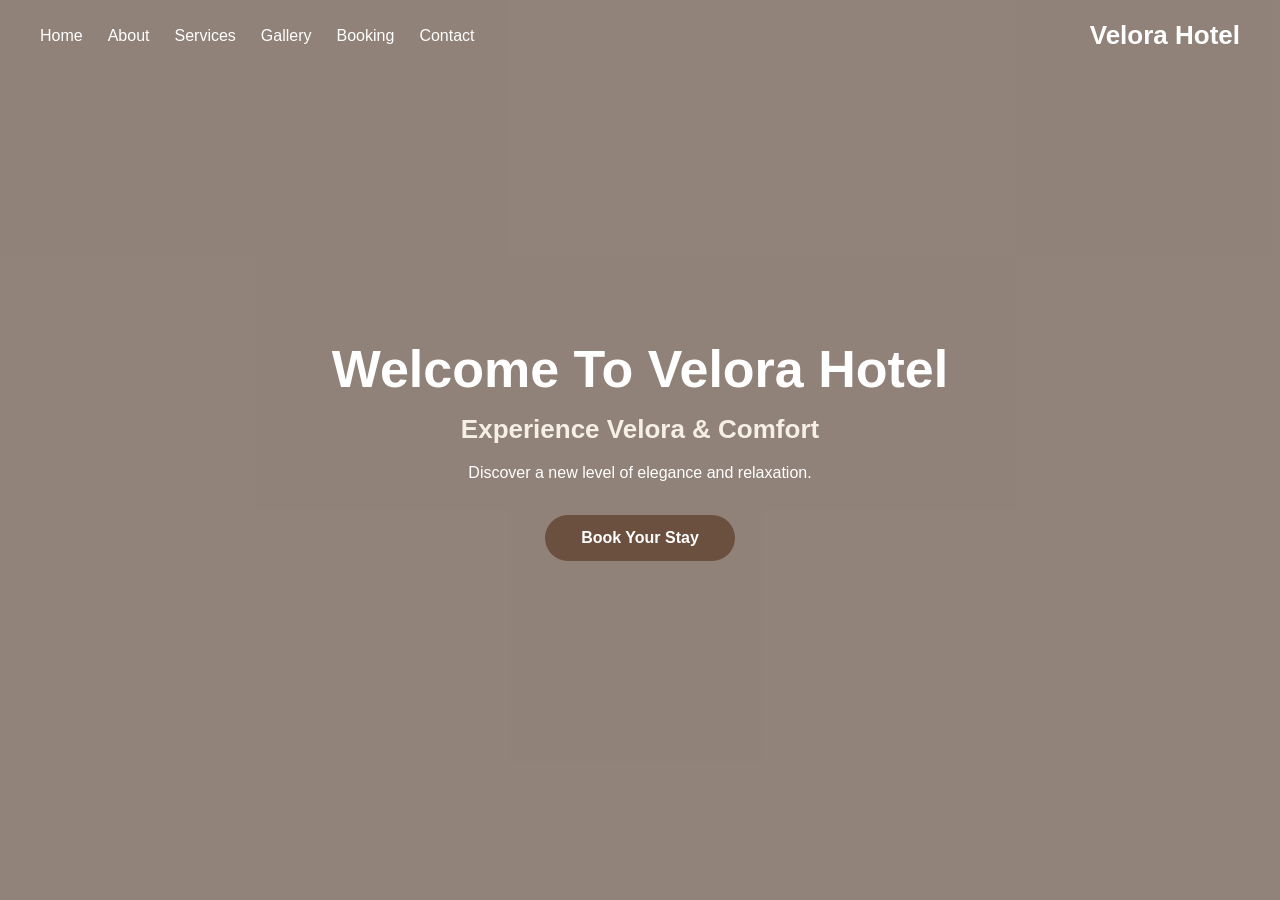
<file: index.html>
<!DOCTYPE html>
<html lang="en">
<head>
    <meta charset="UTF-8">
    <meta name="discription" content="Luxury Hotel - Experience elegance and comfort in the heart of the city. Book your stay with us for an unforgettable experience.">
    <meta name="keywords" content="Luxury Hotel, Booking, Rooms, Services, Gallery, Contact">
    <meta name="author" content="Yousef Mahmoud Saleh , Yousef Mohammed Anas ">
    <meta name="viewport" content="width=device-width, initial-scale=1.0">
    <title>Velora Hotel</title>
    <link rel="stylesheet" href="style.css">

</head>
<body  class="index-page">
    
<header class="header1">

<nav class="navbar1">
<a href="index.html">Home</a>
<a href="about.html">About</a>
<a href="services.html">Services</a>
<a href="gallery.html">Gallery</a>
<a href="booking.html">Booking</a>
<a href="contact.html">Contact</a>
</nav>
<h1 class="logo">Velora Hotel</h1>
</header>

<main class="main1">
    <section class="hero1"> 
        <video autoplay loop muted playsinline 
        src="video/video-background-2.jpg.mp4"></video>
        <h1 class="welcome">
   <span class="highlight">Welcome To </span> Velora Hotel</h1>
        <h2>Experience Velora & Comfort</h2>
        <p>Discover a new level of elegance and relaxation.</p>
        <a href="booking.html">Book Your Stay</a>
    </section>
</main>

</body>
</html>
</file>
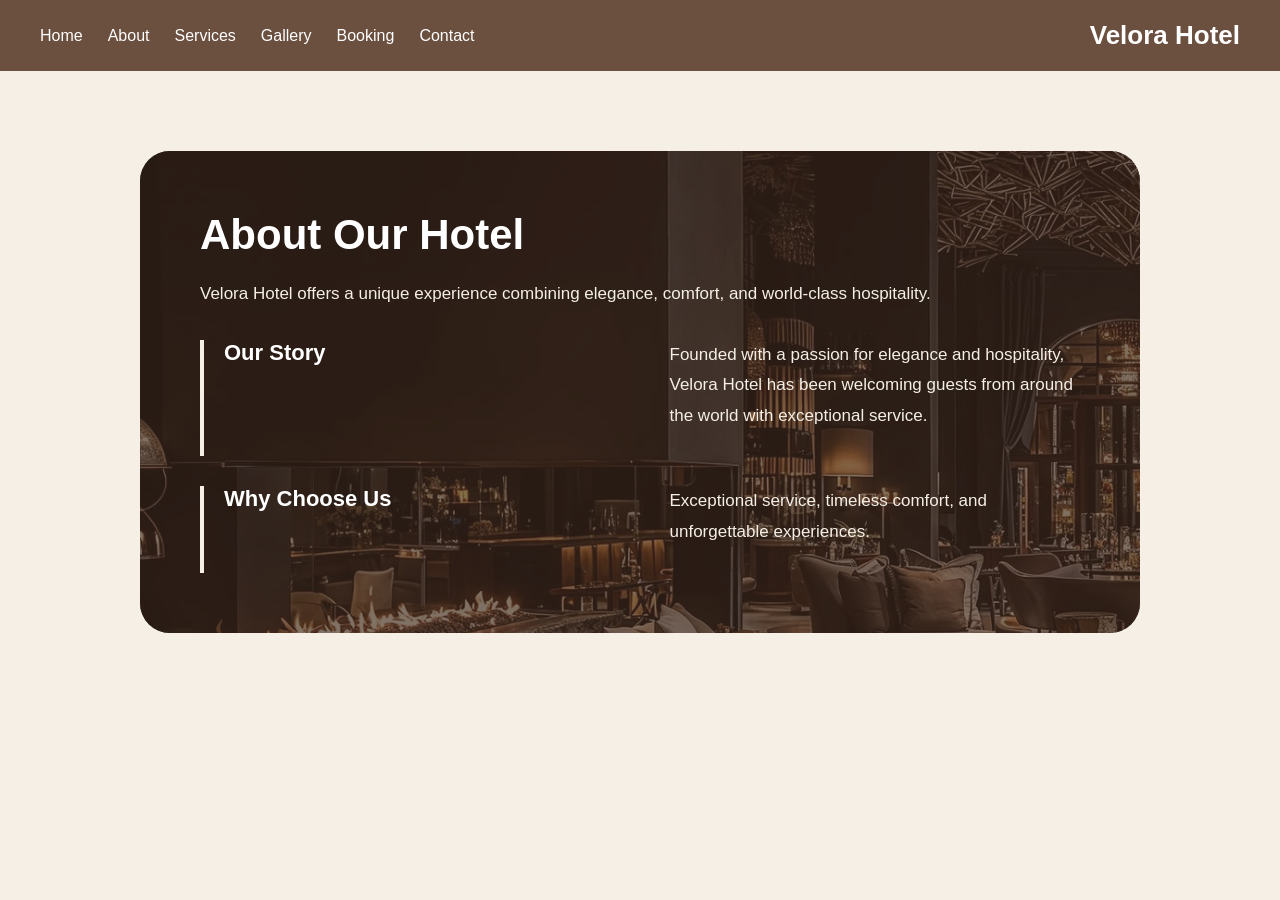
<file: about.html>
<!DOCTYPE html>
<html lang="en">
<head>
    <meta charset="UTF-8">
    <meta name="discription" content="About Luxury Hotel - Learn about our history, mission, and commitment to exceptional hospitality.">
    <meta name="keywords" content="Luxury Hotel, About, History, Mission, Hospitality">
    <meta name="viewport" content="width=device-width, initial-scale=1.0">
    <meta name="author" content="Yousef Mahmoud Saleh , Yousef Mohammed Anas">
    <title>About Hotel </title>
    <link rel="stylesheet" href="style.css">
</head>
<body class="about-page">
    
<header class="header2">

<nav class="navbar2">
    <a href="index.html">Home</a>
    <a href="about.html">About</a>
<a href="services.html">Services</a>
<a href="gallery.html">Gallery</a>
<a href="booking.html">Booking</a>
<a href="contact.html">Contact</a>
</nav>
  <h1 class="logo">Velora Hotel</h1>
</header>
<main class="about about-bg">
  <div class="about-overlay">
    <div class="about-box">
      
      <h2>About Our Hotel</h2>
      <p>
      Velora Hotel offers a unique experience combining elegance,
        comfort, and world-class hospitality.
      </p>

      <div class="services-container">
        <h3>Our Story</h3>
        <p>
          Founded with a passion for elegance and hospitality, Velora Hotel has been
          welcoming guests from around the world with exceptional service.
        </p>
      </div>

      <div class="services-container">
        <h3>Why Choose Us</h3>
        <p>
          Exceptional service, timeless comfort, and unforgettable experiences.
        </p>
      </div>

    </div>
  </div>
</main>

</body>
</html>
</file>
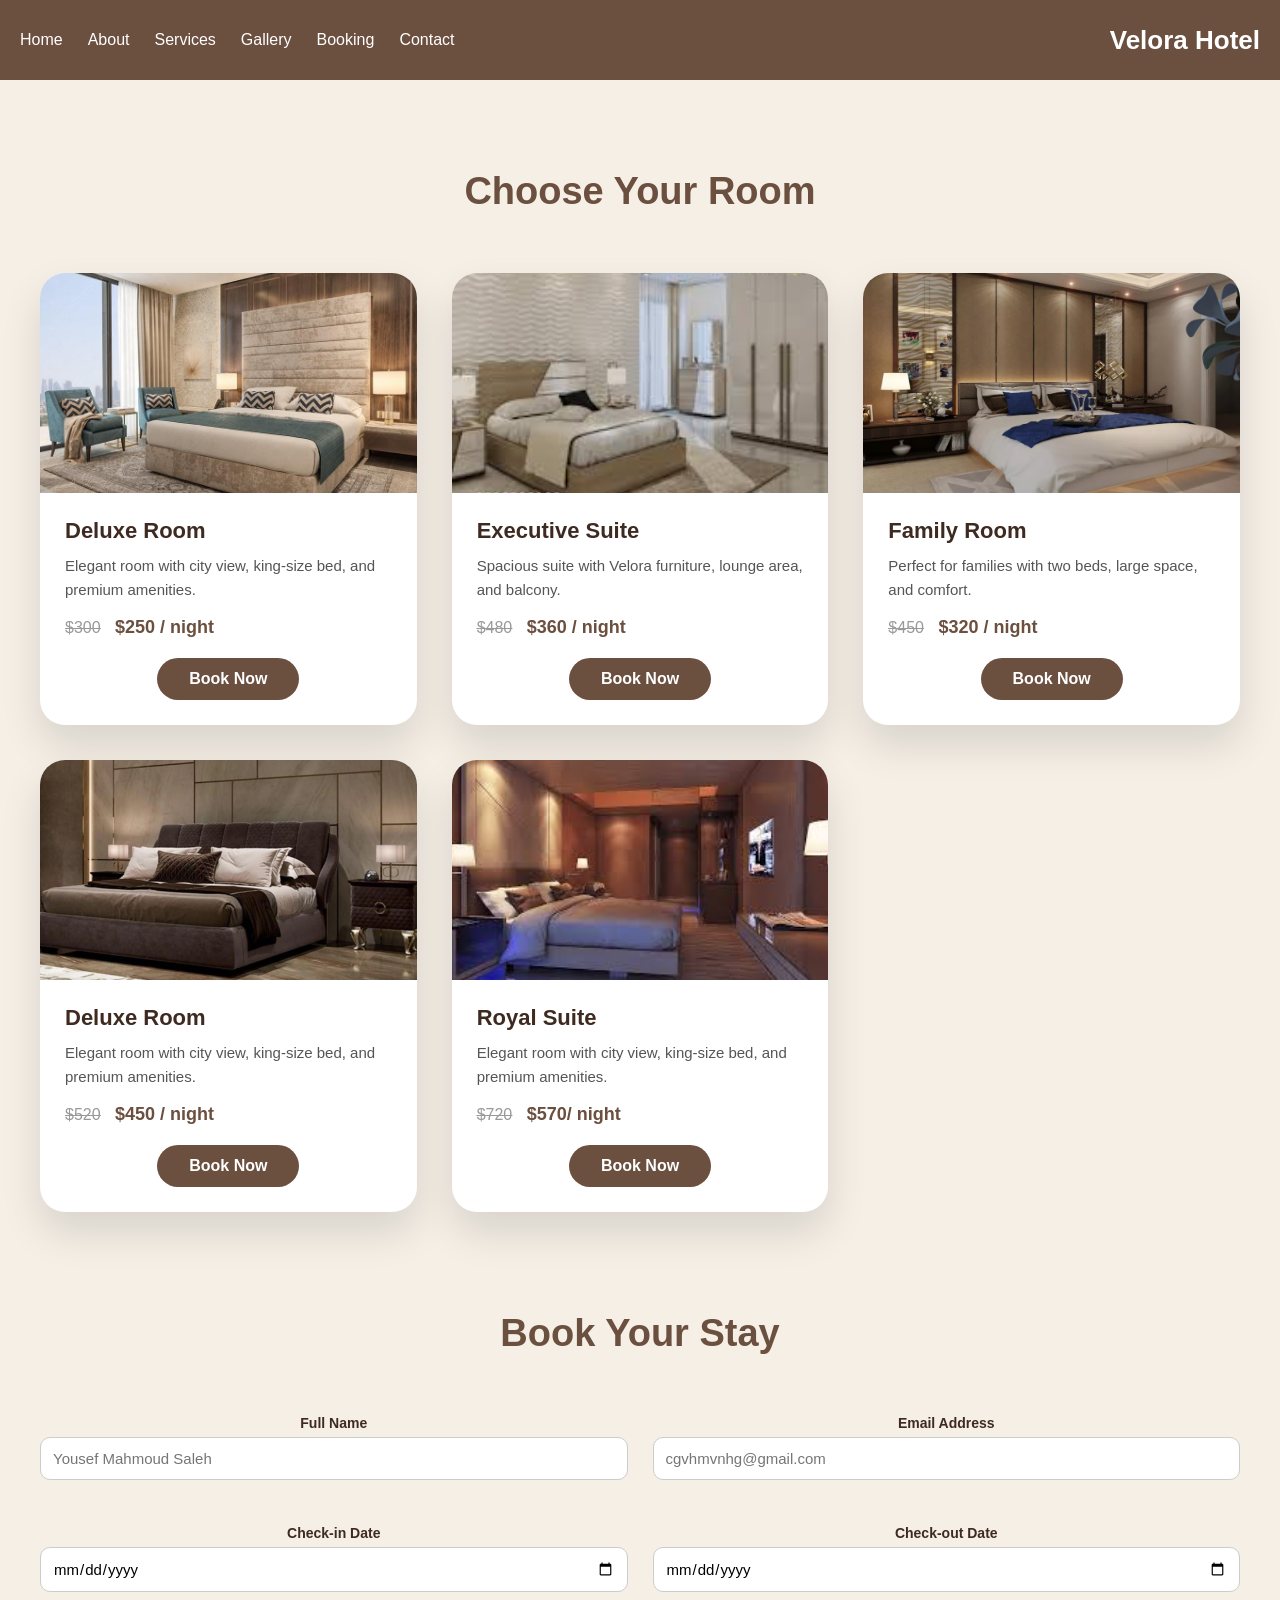
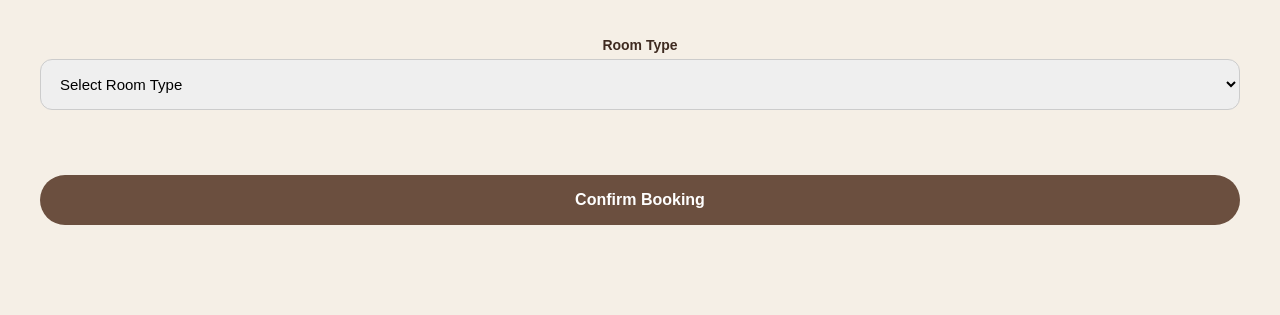
<file: booking.html>
<!DOCTYPE html>
<html lang="en">
<head>
  <meta charset="UTF-8">
  <meta name="description" content="Book your stay at Velora Hotel - Choose from our luxurious rooms and enjoy world-class amenities.">
  <meta name="keywords" content="Velora Hotel, Booking, Rooms, Luxury, Amenities">
  <meta name="author" content="Yousef Anas , Yousef Mahmoud Saleh">
  <title>Booking | Velora Hotel</title>
  <meta name="viewport" content="width=device-width, initial-scale=1.0">
  <link rel="stylesheet" href="style.css">
</head>

<body class="booking-page">

  <!-- HEADER -->

<header class="header5">
  <nav class="navbar5">
    <a href="index.html">Home</a>
    <a href="about.html">About</a>
    <a href="services.html">Services</a>
    <a href="gallery.html">Gallery</a>
    <a href="booking.html">Booking</a>
    <a href="contact.html">Contact</a>
  </nav>
   <h1 class="logo">Velora Hotel</h1>
</header>

<main class="booking">

  <h2>Choose Your Room</h2>

  <div class="booking-container">

    <!-- ROOM 1 -->
    <div class="room-card">
      <img src="images/room1.jpg" alt="Deluxe Room">

      <div class="room-content">
        <h3>Deluxe Room</h3>
        <p>Elegant room with city view, king-size bed, and premium amenities.</p>

        <div class="price">
          <span class="old-price"><del>$300</del></span>
          <span class="new-price">$250 / night</span>
        </div>

        <a href="#booking-form" class="book-btn">Book Now</a>
      </div>
    </div>

    <!-- ROOM 2 -->
    <div class="room-card">
      <img src="images/room2.jpg" alt="Executive Suite">

      <div class="room-content">
        <h3>Executive Suite</h3>
        <p>Spacious suite with Velora furniture, lounge area, and balcony.</p>

        <div class="price">
          <span class="old-price"><del>$480</del></span>
          <span class="new-price">$360 / night</span>
        </div>

        <a href="#booking-form" class="book-btn">Book Now</a>
      </div>
    </div>

    <!-- ROOM 3 -->
    <div class="room-card">
      <img src="images/room3.webp" alt="Family Room">

      <div class="room-content">
        <h3>Family Room</h3>
        <p>Perfect for families with two beds, large space, and comfort.</p>

        <div class="price">
          <span class="old-price"><del>$450</del></span>
          <span class="new-price">$320 / night</span>
        </div>

        <a href="#booking-form" class="book-btn">Book Now</a>
      </div>
    </div>
 <!-- ROOM 4 -->
    <div class="room-card">
      <img src="images/room4.webp" alt="Deluxe Room">

      <div class="room-content">
        <h3>Deluxe Room</h3>
        <p>Elegant room with city view, king-size bed, and premium amenities.</p>

        <div class="price">
          <span class="old-price"><del>$520</del></span>
          <span class="new-price">$450 / night</span>
        </div>

        <a href="#booking-form" class="book-btn">Book Now</a>
      </div>
    </div>

 <!-- ROOM 5 -->
    <div class="room-card">
      <img src="images/room5.jpg" alt="Deluxe Room">

      <div class="room-content">
        <h3>Royal Suite</h3>
        <p>Elegant room with city view, king-size bed, and premium amenities.</p>

        <div class="price">
          <span class="old-price"><del>$720</del></span>
          <span class="new-price">$570/ night</span>
        </div>

        <a href="#booking-form" class="book-btn">Book Now</a>
      </div>
    </div>

  </div>

<!-- Booking Form -->
  <section id="booking-form" class="form-box">
    <h2>Book Your Stay</h2>

<form class="form-grid">

  <div class="form-group">
    <label for="name">Full Name</label>
    <input type="text" id="name" placeholder="Yousef Mahmoud Saleh" required>
  </div>

  <div class="form-group">
    <label for="email">Email Address</label>
    <input type="email" id="email" placeholder="cgvhmvnhg@gmail.com" required>
  </div>

  <div class="form-group">
    <label for="checkin">Check-in Date</label>
    <input type="date" id="checkin" required>
  </div>

  <div class="form-group">
    <label for="checkout">Check-out Date</label>
    <input type="date" id="checkout" required>
  </div>

  <div class="form-group full">
    <label for="room">Room Type</label>
    <select id="room" required>
      <option value="">Select Room Type</option>
      <option>Deluxe Room</option>
      <option>Executive Suite</option>
      <option>Family Room</option>
      <option>Royal Suite</option>
    </select>
  </div>

  <button type="submit" class="submit-btn">Confirm Booking</button>

</form>
</section>
</main>

</body>
</html>
</file>
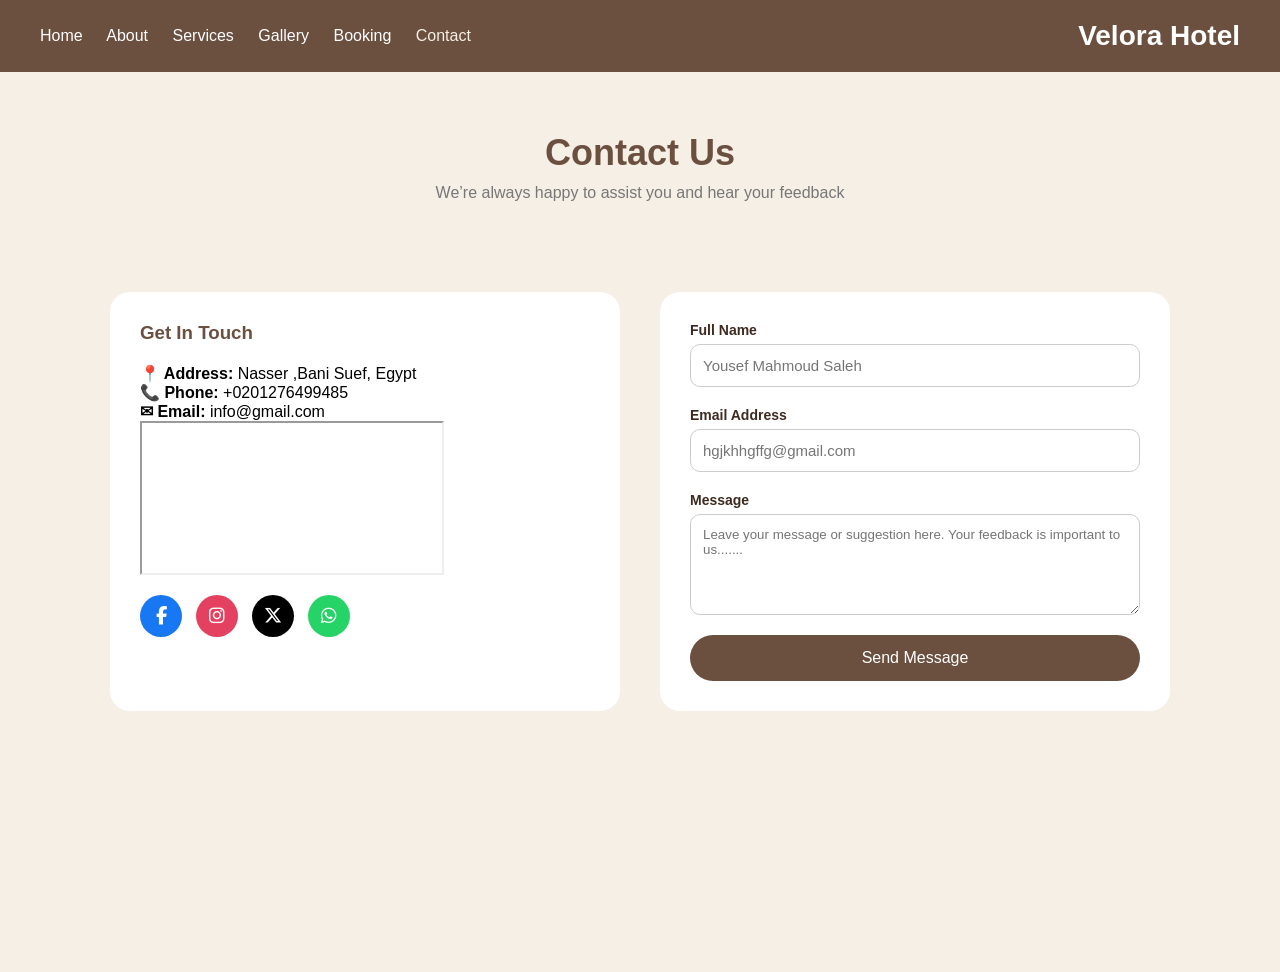
<file: contact.html>
<!DOCTYPE html>
<html lang="en">
<head>
  <meta charset="UTF-8">
  <title>Contact | Velora Hotel</title>
  <meta name="viewport" content="width=device-width, initial-scale=1.0">
    <meta name="description" content="Contact Velora Hotel - Get in touch with us for inquiries, reservations, and more information about our services.">
    <meta name="keywords" content="Velora Hotel, Contact, Inquiries, Reservations, Services">
    <meta name="author" content=" Yousef Mahmoud Saleh , Yousef Mohammed Anas ">
  <link rel="stylesheet"href="style.css">
  <link rel="stylesheet" href="https://cdnjs.cloudflare.com/ajax/libs/font-awesome/6.5.0/css/all.min.css">
</head>

<body>

<!-- ===== HEADER ===== -->
<header class="header6">
  <nav class="navbar6">
    <a href="index.html">Home</a>
    <a href="about.html">About</a>
    <a href="services.html">Services</a>
    <a href="gallery.html">Gallery</a>
    <a href="booking.html">Booking</a>
    <a href="contact.html" class="active">Contact</a>
  </nav>

  <h1 class="logo">Velora Hotel</h1>
</header>

<!-- ===== CONTACT ===== -->
<main class="contact-page">

<section class="contact-intro">
  <h2>Contact Us</h2>
  <p>We’re always happy to assist you and hear your feedback</p>
</section>

  <div class="contact-container">

    <!-- INFO -->
    <div class="contact-info">
      <h3>Get In Touch</h3>
      <p><strong>📍 Address:</strong> Nasser ,Bani Suef, Egypt</p>
      <p><strong>📞 Phone:</strong> +0201276499485</p>
      <p><strong>✉ Email:</strong> info@gmail.com</p>
    <!-- MAP -->
<div class="map-box">
  <iframe
    src="https://www.google.com/maps?q=مدينة%20ناصر%20بني%20سويف&output=embed"
    loading="lazy"
    referrerpolicy="no-referrer-when-downgrade">
  </iframe>
    </div>
    <div class="contact-social">
  <a href="https://facebook.com" target="_blank" class="facebook" title="Facebook">
    <i class="fa-brands fa-facebook-f"></i>
  </a>

  <a href="https://instagram.com" target="_blank" class="instagram" title="Instagram">
    <i class="fa-brands fa-instagram"></i>
  </a>

  <a href="https://twitter.com" target="_blank" class="twitter" title="X">
    <i class="fa-brands fa-x-twitter"></i>
  </a>

  <a href="https://wa.me/201004567890" target="_blank" class="whatsapp" title="WhatsApp">
    <i class="fa-brands fa-whatsapp"></i>
  </a>
</div>
    </div>

    <!-- FORM -->
    <form class="contact-form">
      <div class="form-group">
        <label>Full Name</label>
        <input type="text" placeholder="Yousef Mahmoud Saleh" required>
      </div>

      <div class="form-group">
        <label>Email Address</label>
        <input type="email" placeholder="hgjkhhgffg@gmail.com" required>
      </div>

      <div class="form-group">
        <label>Message</label>
        <textarea rows="5"  placeholder="Leave your message or suggestion here. Your feedback is important to us......." required></textarea>
      </div>

      <button type="submit">Send Message</button>
    </form>

  </div>

</main>

</body>
</html>
</file>
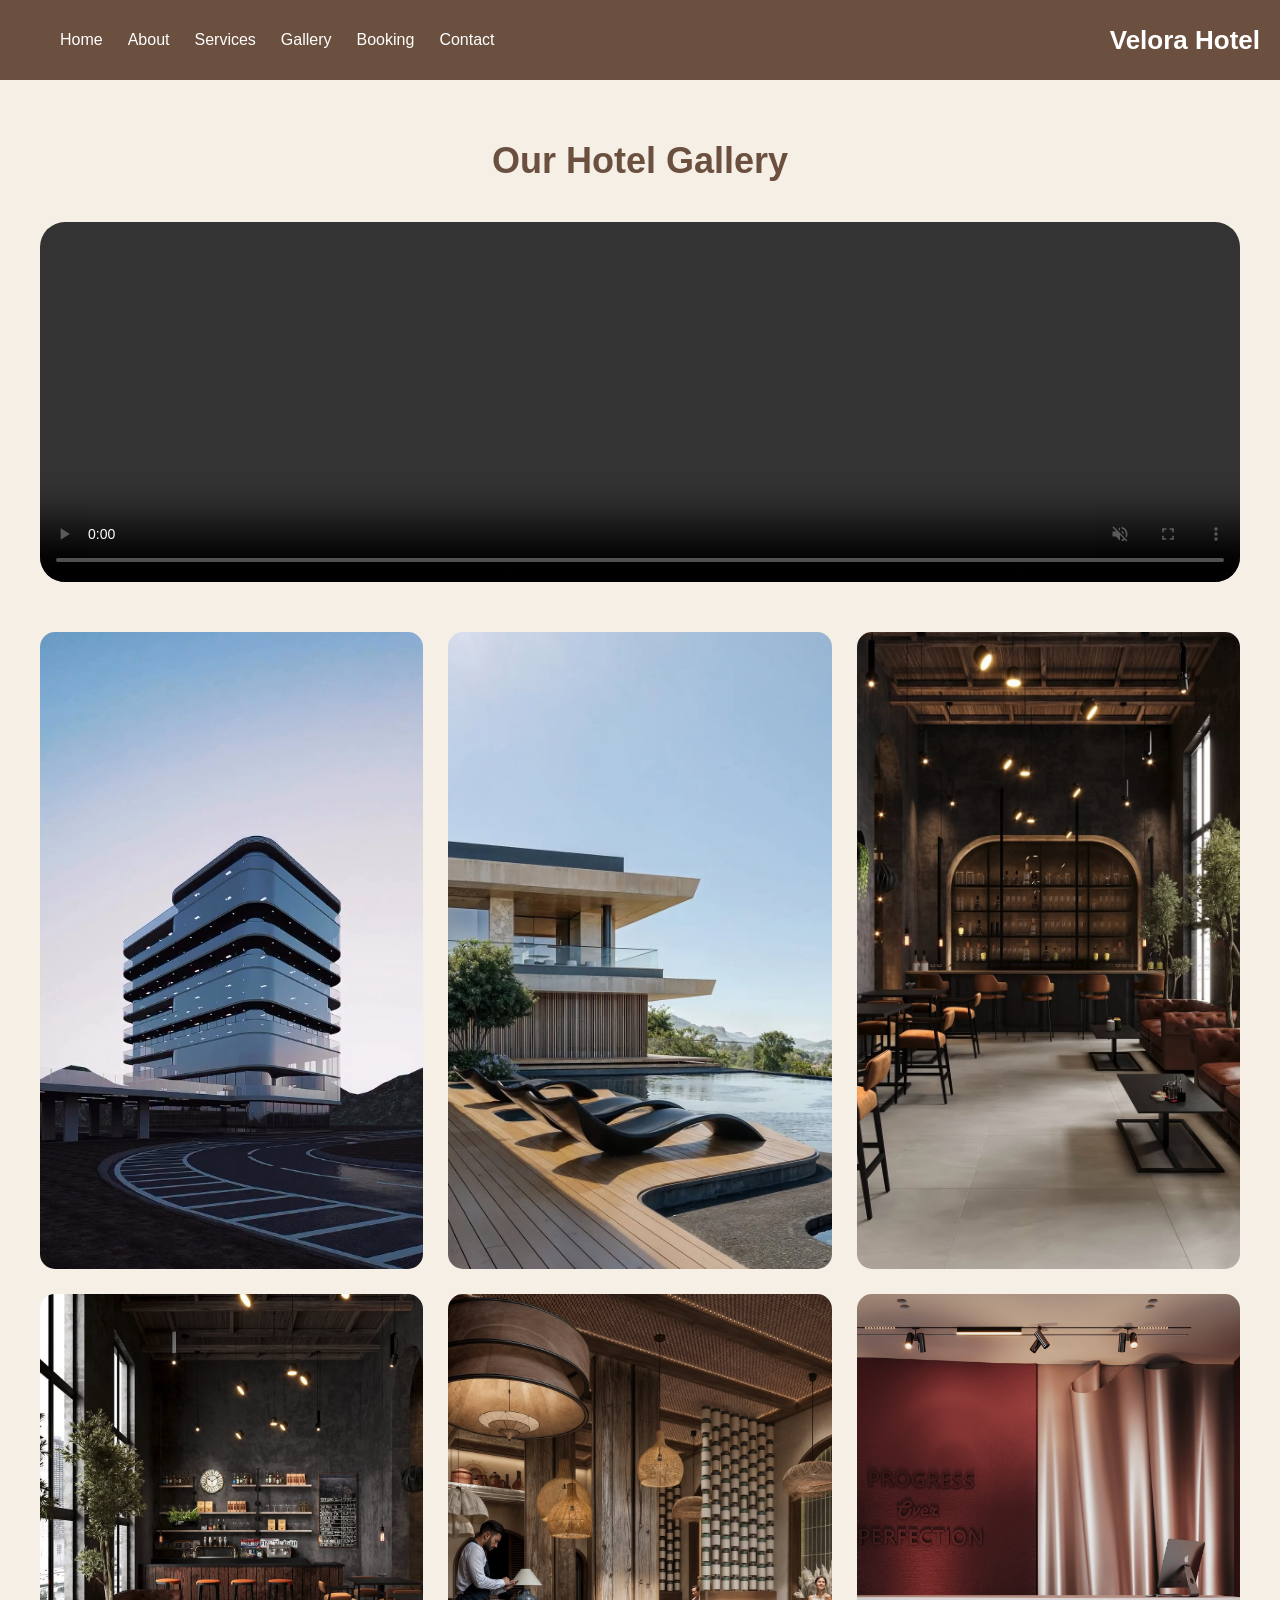
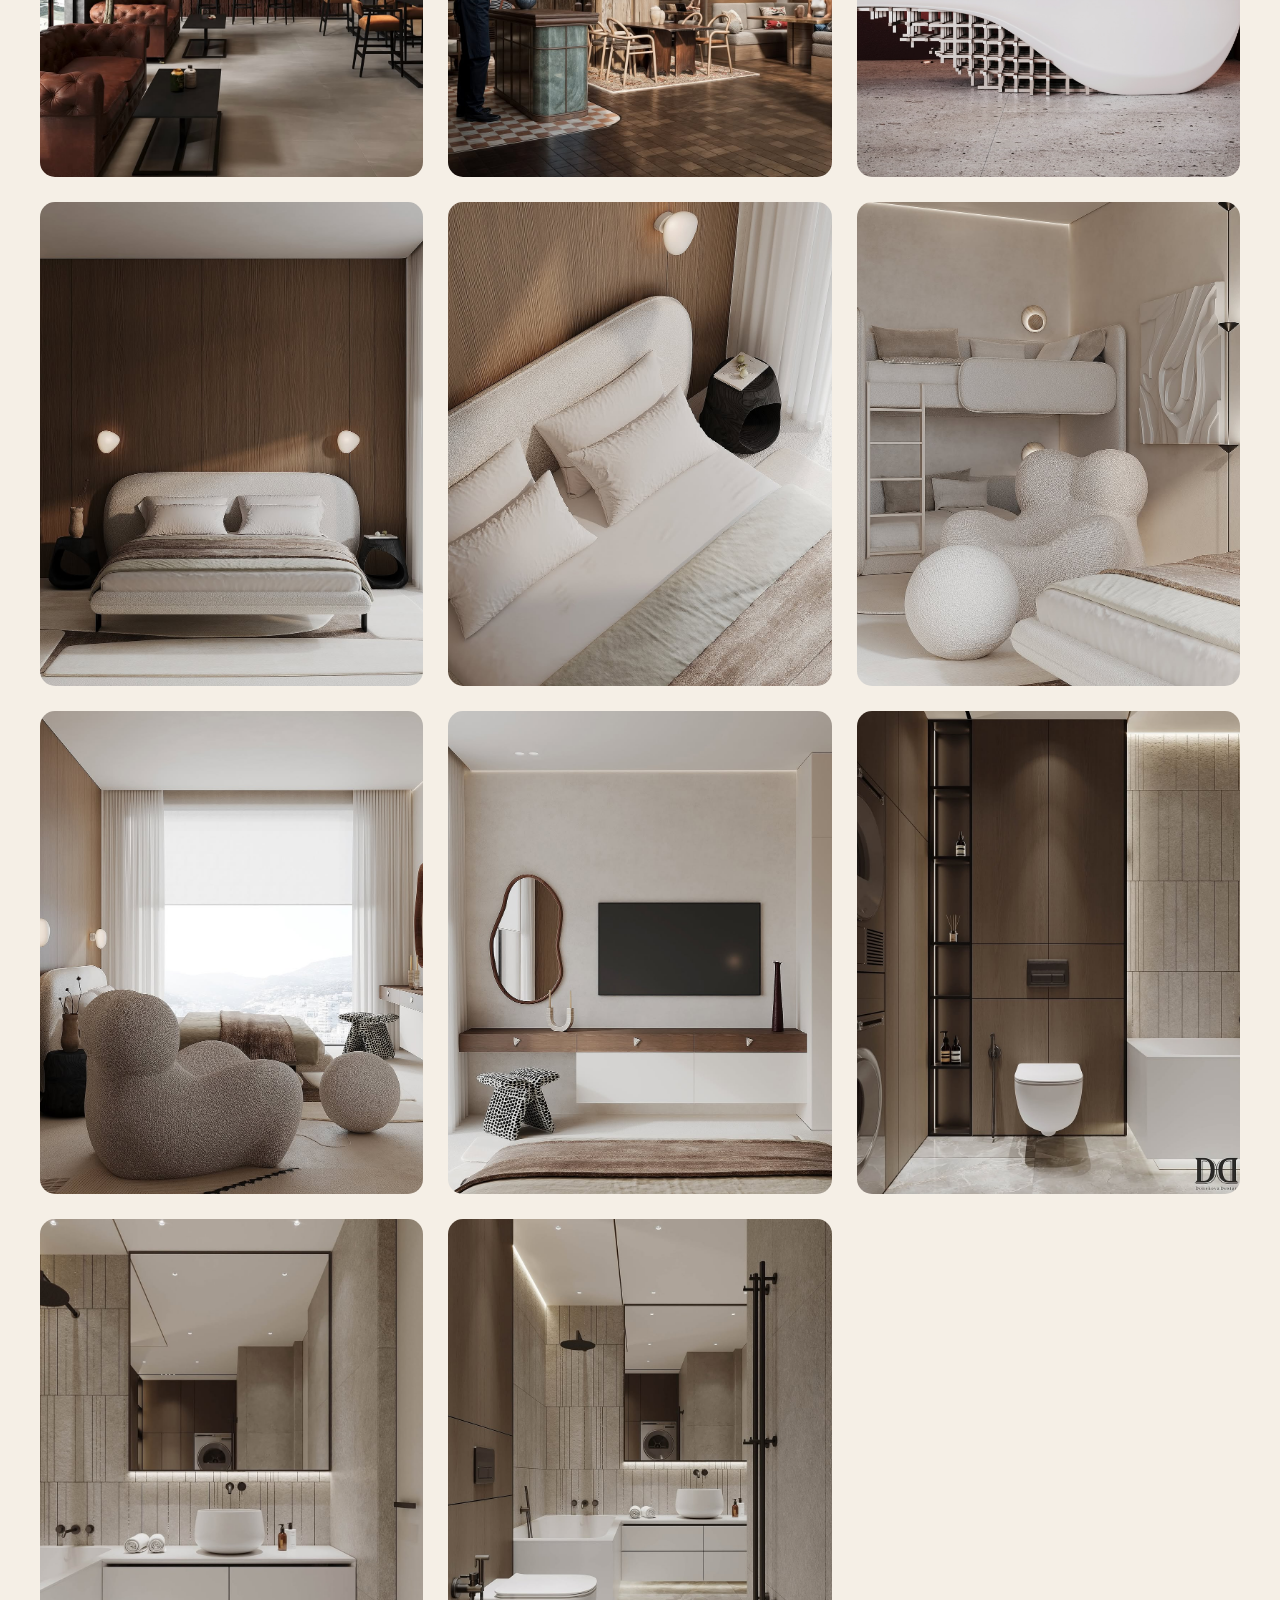
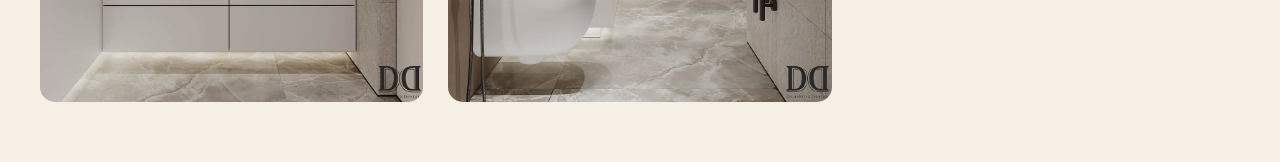
<file: gallery.html>
<!DOCTYPE html>
<html lang="en">
<head>
  <meta charset="UTF-8">
  <meta name ="discription" content="Gallery page of Luxury Hotel showcasing rooms, amenities, and scenic views.">
  <meta name ="keywords" content="Luxury Hotel, Gallery, Rooms, Amenities, Scenic Views">
  <meta name="author" content="Yousef Mahmoud Saleh , Yousef Mohammed Anas">
    <meta name="viewport" content="width=device-width, initial-scale=1.0">
  <title> Gallery Hotel</title>
  <link rel="stylesheet" href="style.css">
</head>
<body class="gallery-page">
<header class="header4">
  <!-- NAVBAR -->
  <nav class="navbar4">
    <a href="index.html">Home</a>
    <a href="about.html">About</a>
    <a href="services.html">Services</a>
    <a href="gallery.html" >Gallery</a>
    <a href="booking.html">Booking</a>
    <a href="contact.html">Contact</a>
  </nav>
<h1 class="logo">Velora Hotel</h1>
</header>
  <!-- GALLERY SECTION -->
  <section class="gallery">
    <h1 class="gallery-title">Our Hotel Gallery</h1>
   <!-- VIDEO -->
<div class="gallery-video">
  <video autoplay muted loop controls>
    <source src="video/video-background-2.jpg.mp4" type="video/mp4">
    Your browser does not support the video tag.
  </video>
</div>

    <div class="gallery-grid">
       
     <!-- IMAGES -->

      <div class="gallery-item">
        <img src="images/hotel-exterior.jpg.png" alt="Luxury Hotel">
      </div>
      <div class="gallery-item">
        <img src="images/pool-hotel-1.jpg.jpg" alt="Pool Hotel">
      </div>

    <div class="gallery-item">
        <img src="images/cafe-modern-1.jpg.jpg" alt="Cafe Hotel">
      </div>

        <div class="gallery-item">
            <img src="images/cafe-modern-2.jpg.jpg" alt="Cafe Hotel">
            </div>

            <div class="gallery-item">
            <img src="images/hotel-lobby.jpg.jpg" alt="Lobby Hotel">
            </div>

      <div class="gallery-item">
        <img src="images/booking-area.jpg.png" alt="Booking Hotel">
      </div>

      <div class="gallery-item">
        <img src="images/room-deluxe-1.jpg.jpg" alt=" Room Hotel">
      </div>

      <div class="gallery-item">
        <img src="images/room-deluxe-2.jpg.jpg" alt=" Room Hotel">
      </div>

    <div class="gallery-item">
        <img src="images/room-deluxe-3.jpg.jpg" alt=" Room Hotel">
        </div>

    <div class="gallery-item">
        <img src="images/room-deluxe-4.jpg.jpg" alt=" Room Hotel">
      </div>

      <div class="gallery-item">
        <img src="images/room-deluxe-5.jpg.jpg" alt=" Room Hotel">
      </div>

    <div class="gallery-item">
        <img src="images/bathroom-modern-1.jpg.jpg" alt=" Bathroom Hotel">
        </div>

     <div class="gallery-item">
        <img src="images/bathroom-modern-2.jpg.jpg" alt=" Bathroom Hotel">
        </div>

    <div class="gallery-item">
        <img src="images/bathroom-modern-3.jpg.jpg" alt=" Bathroom Hotel">
        </div>

    </div>
  </section>

</body>
</html>
</file>
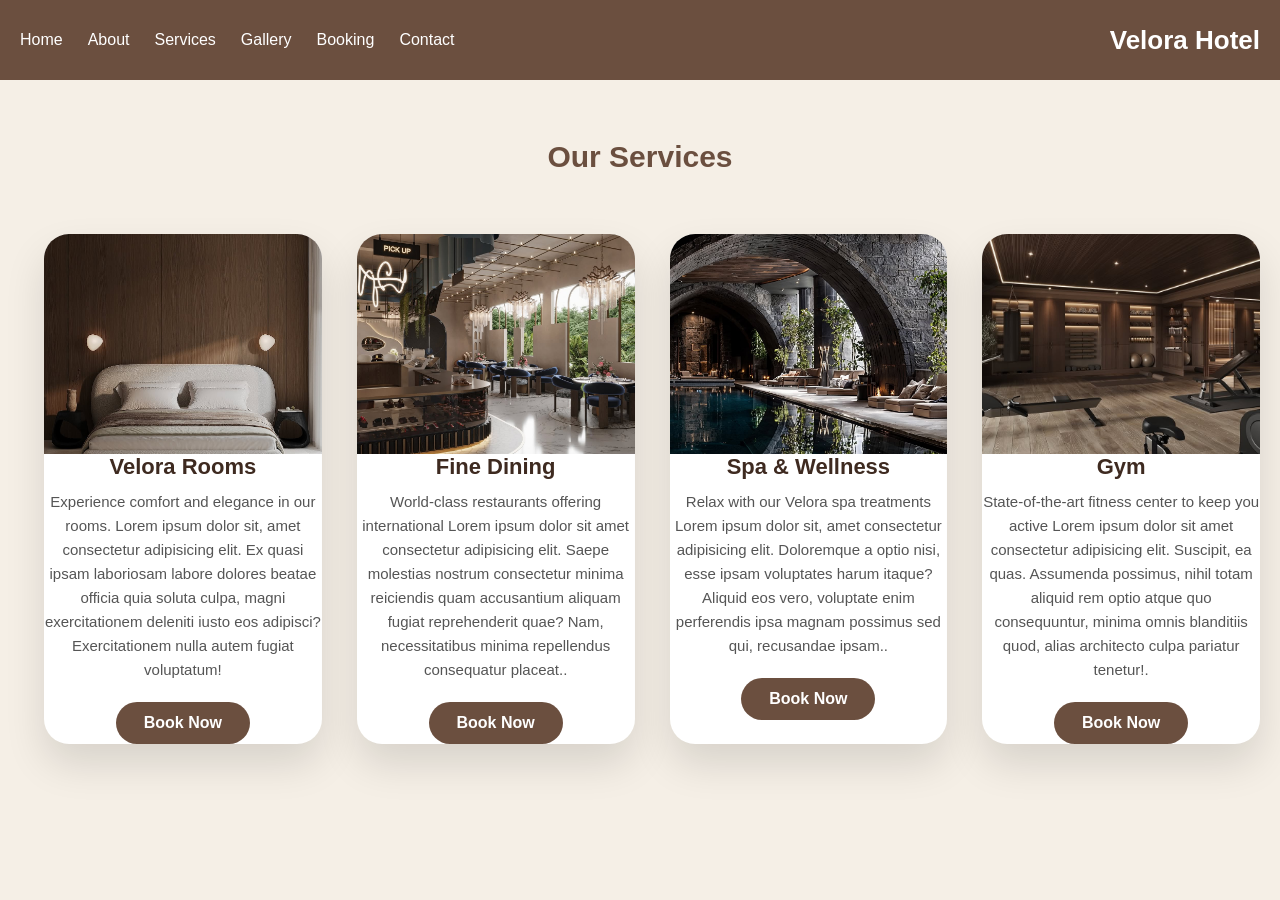
<file: services.html>
<!DOCTYPE html>
<html lang="en">
<head>
  <meta charset="UTF-8">
  <meta name="description" content="Discover the exceptional services offered at Velora Hotel, including luxurious rooms, fine dining, spa & wellness, and a state-of-the-art gym.">
  <meta name="keywords" content="Velora Hotel, Services, Luxury Rooms, Fine Dining, Spa, Gym">
  <meta name="author" content="Yousef Mahmoud Saleh , Yousef Mohammed Anas ">
  <meta name="viewport" content="width=device-width, initial-scale=1.0">
  <title>Services | Velora Hotel</title>
  <link rel="stylesheet" href="style.css">
</head>
<body class="services-page">

  <!-- HEADER -->

<header class="header3">
  <nav class="navbar3">
    <a href="index.html">Home</a>
    <a href="about.html">About</a>
    <a href="services.html">Services</a>
    <a href="gallery.html">Gallery</a>
    <a href="booking.html">Booking</a>
    <a href="contact.html">Contact</a>
  </nav>
    <h1 class="logo">Velora Hotel</h1>
</header>

<main class="services">
  <h2>Our Services</h2>

  <div class="services-container">

    <div class="service-card">
        <div class="service-image"><img src="images/room-deluxe-1.jpg.jpg" alt="Luxury Rooms">
        </div>
      <h3>Velora Rooms</h3>
      <p>Experience comfort and elegance in our rooms. Lorem ipsum dolor sit, amet consectetur adipisicing elit. Ex quasi ipsam laboriosam labore dolores beatae officia quia soluta culpa, magni exercitationem deleniti iusto eos adipisci? Exercitationem nulla autem fugiat voluptatum!</p>
     <a href="booking.html" class="service-btn">Book Now</a>

    </div>

    <div class="service-card">
        <div class="service-image"><img src="images/restaurant.jpg" alt="Fine Dining"></div>
      <h3>Fine Dining</h3>
      <p>World-class restaurants offering international Lorem ipsum dolor sit amet consectetur adipisicing elit. Saepe molestias nostrum consectetur minima reiciendis quam accusantium aliquam fugiat reprehenderit quae? Nam, necessitatibus minima repellendus consequatur placeat..</p>
      <a href="booking.html" class="service-btn">Book Now</a>
    </div>

    <div class="service-card">
        <div class="service-image"><img src="images/pool1.jpg" alt="Spa & Wellness"></div>
      <h3>Spa & Wellness</h3>
      <p>Relax with our Velora spa treatments Lorem ipsum dolor sit, amet consectetur adipisicing elit. Doloremque a optio nisi, esse ipsam voluptates harum itaque? Aliquid eos vero, voluptate enim perferendis ipsa magnam possimus sed qui, recusandae ipsam..</p>
      <a href="booking.html" class="service-btn">Book Now</a>
    </div>

    <div class="service-card">
        <div class="service-image"><img src="images/gym-interior-1.jpg.jpg" alt="Fitness Center"></div>
      <h3>Gym</h3>
      <p>State-of-the-art fitness center to keep you active Lorem ipsum dolor sit amet consectetur adipisicing elit. Suscipit, ea quas. Assumenda possimus, nihil totam aliquid rem optio atque quo consequuntur, minima omnis blanditiis quod, alias architecto culpa pariatur tenetur!.</p>
      <a href="booking.html" class="service-btn">Book Now</a>

    </div>

  </div>
</main>

</body>
</html>
</file>
<file: style.css>
/*===== COLORS ===== */
:root {
  --beige: #f5efe6;
  --brown: #6b4f3f;
  --dark-brown: #3e2a20;
  --white: #ffffff;
}
/* ===== RESET ===== */
* {
  margin: 0;
  padding: 0;
  box-sizing: border-box;
  font-family: Arial, Helvetica, sans-serif;
}

/* ===== BODY ===== */
.index-page {
  background-color: var(--beige);
}

/* ===== HEADER ===== */
.header1 {
  position: absolute;
  top: 0;
  left: 0;
  width: 100%;
  padding: 20px 40px;
  display: flex;
  justify-content: flex-start; /* nav شمال */
  align-items: center;
  z-index: 10;
}

/* ===== NAV ===== */
.navbar1 {
  display: flex;
  gap: 25px;
}

.navbar1 a {
  color: var(--white);
  text-decoration: none;
  font-weight: 500;
}

.navbar1 a:hover {
  color: var(--beige);
}

/* ===== LOGO ===== */
.header1 .logo {
  margin-left: auto;
  color: var(--white);
  font-size: 26px;
  font-weight: bold;
}

/* ===== HERO ===== */
.hero1 {
  position: relative;
  height: 100vh;
  width: 100%;
  overflow: hidden;
  display: flex;
  flex-direction: column;
  justify-content: center;
  align-items: center;
  text-align: center;
  color: var(--white);
}

.hero1 video {
  position: absolute;
  inset: 0;
  width: 100%;
  height: 100%;
  object-fit: cover;
}

.hero1::after {
  content: "";
  position: absolute;
  inset: 0;
  background: rgba(62, 42, 32, 0.55);
}

.hero1 h1,
.hero1 h2,
.hero1 p,
.hero1 a {
  position: relative;
  z-index: 2;
}

.welcome {
  font-size: 52px;
  margin-bottom: 15px;
  font-weight: bold;
}

.hero1 h2 {
  font-size: 26px;
  margin-bottom: 15px;
  color: var(--beige);
}

.hero1 p {
  max-width: 600px;
  margin-bottom: 30px;
  line-height: 1.6;
}

.hero1 a {
  padding: 14px 36px;
  background-color: var(--brown);
  color: var(--white);
  text-decoration: none;
  border-radius: 30px;
  font-weight: bold;
  transition: background 0.3s ease, transform 0.3s ease;
}

.hero1 a:hover {
  background-color: var(--dark-brown);
  transform: translateY(-3px);
}

/* ===== RESPONSIVE ===== */
@media (max-width: 768px) {
  .header1 {
    flex-direction: column;
    align-items: flex-start;
    gap: 15px;
  }}

  .header1 .logo { {
    margin-left: 0;
  }

  .navbar1 {
    flex-wrap: wrap;
  }

  .welcome {
    font-size: 34px;
  }

  .hero1 h2 {
    font-size: 20px;
}}
/* ============ ABOUT SECTION ================== */

/* ===== COLORS ===== */
:root {
  --beige: #f5efe6;
  --brown: #6b4f3f;
  --dark-brown: #3e2a20;
  --white: #ffffff;
}

/* ===== RESET ===== */
* {
  margin: 0;
  padding: 0;
  box-sizing: border-box;
  font-family: Arial, Helvetica, sans-serif;
}

/* ===== BODY ===== */
body.about-page {
  background-color: var(--beige);
  color: var(--dark-brown);
}

/* ===== HEADER / NAVBAR ===== */
.header2 {
  background-color: var(--brown);
  padding: 20px 40px;
  display: flex;
  justify-content: space-between;
  align-items: center;
}

.header2 nav {
  display: flex;
  gap: 25px;
}

.header2 nav a {
  color: var(--white);
  text-decoration: none;
  font-weight: 500;
}

.header2 nav a:hover {
  color: var(--beige);
}

.logo {
  color: var(--white);
  font-size: 26px;
  font-weight: bold;
}

/* ===== ABOUT SECTION ===== */
.about {
  display: flex;
  justify-content: center;
  align-items: center;
  padding: 80px 20px;
}

/* ===== ABOUT BOX (IMAGE INSIDE) ===== */
.about-box {
  position: relative;
  max-width: 1000px;
  width: 100%;
  padding: 60px;
  border-radius: 30px;
  color: var(--white);

  background-image: url("images/about-bg.jpg"); 
  background-size: cover;
  background-position: center;
  background-repeat: no-repeat;

  overflow: hidden;
}

/* Overlay بني خفيف */
.about-box::before {
  content: "";
  position: absolute;
  inset: 0;
  background: rgba(62, 42, 32, 0.65);
  z-index: 1;
}

/* النص فوق الصورة */
.about-box * {
  position: relative;
  z-index: 2;
}

/* ===== TEXT ===== */
.about-box h2 {
  font-size: 42px;
  margin-bottom: 20px;
}

.about-box p {
  font-size: 17px;
  line-height: 1.8;
  color: var(--beige);
  margin-bottom: 25px;
}

/* ===== STORY / WHY ===== */
.services-container {
  margin-top: 30px;
  padding-left: 20px;
  border-left: 4px solid var(--beige);
}

.services-container h3 {
  font-size: 22px;
  margin-bottom: 10px;
}

/* ===== RESPONSIVE ===== */
@media (max-width: 768px) {
  .header2 {
    flex-direction: column;
    gap: 15px;
  }

  .about-box {
    padding: 35px 25px;
  }

  .about-box h2 {
    font-size: 30px;
  }}


/*============================SERVICES SECTION=========================*/
/* ===== RESET ===== */
* {
  margin: 0;
  padding: 0;
  box-sizing: border-box;
  font-family: Arial, Helvetica, sans-serif;
}

/* ===== COLORS ===== */
:root {
  --beige: #f5efe6;
  --brown: #6b4f3f;
  --dark-brown: #3e2a20;
  --white: #ffffff;
}

/* ===== BODY ===== */
.services-page {
  background-color: var(--beige);
  color: var(--dark-brown);
}

/* ===== HEADER ===== */
.header3 {
  background-color: var(--brown);
  padding: 20px 40px;
  display: flex;
  align-items: center;
}

.header3 .logo {
  color: var(--white);
  font-size: 26px;
  font-weight: bold;
  margin-right: auto;
}

.header3 nav {
  display: flex;
  gap: 25px;
}

.header3 nav a {
  color: var(--white);
  text-decoration: none;
}

.header3 nav a:hover {
  color: var(--beige);
}

/* ===== SERVICES SECTION ===== */
.services {
  padding: 90px 40px;
  text-align: center;
}

.services h2 {
  font-size: 40px;
  margin-bottom: 60px;
  color: var(--brown);
}

/* ===== GRID ===== */
.services-container {
  display: grid;
  grid-template-columns: repeat(auto-fit, minmax(260px, 1fr));
  gap: 35px;
}

/* ===== CARD ===== */
.service-card {
  background-color: var(--white);
  border-radius: 25px;
  overflow: hidden;
  box-shadow: 0 20px 40px rgba(0,0,0,0.12);
  transition: transform 0.4s ease, box-shadow 0.4s ease;
}

.service-card:hover {
  transform: translateY(-12px);
  box-shadow: 0 30px 60px rgba(0,0,0,0.18);
}

/* ===== IMAGE ===== */
.service-image {
  height: 220px;
  overflow: hidden;
}

.service-image img {
  width: 100%;
  height: 100%;
  object-fit: cover;
  transition: transform 0.6s ease;
}

.service-card:hover img {
  transform: scale(1.15);
}

/* ===== CONTENT ===== */
.service-content {
  padding: 25px;
  text-align: center;
}

/* ICON */
.service-icon {
  font-size: 34px;
  display: inline-block;
  margin-bottom: 10px;
}

/* TITLE */
.service-card h3 {
  font-size: 22px;
  margin-bottom: 10px;
  color: var(--dark-brown);
}

/* TEXT */
.service-card p {
  font-size: 15px;
  line-height: 1.6;
  color: #555;
  margin-bottom: 20px;
}

/* BUTTON */
.service-btn {
  display: inline-block;
  padding: 12px 28px;
  background-color: var(--brown);
  color: var(--white);
  text-decoration: none;
  border-radius: 30px;
  font-weight: bold;
  transition: background 0.3s ease, transform 0.3s ease;
}

.service-btn:hover {
  background-color: var(--dark-brown);
  transform: scale(1.05);
}

/* ===== ANIMATION دخول ===== */
.service-card {
  animation: fadeUp 0.8s ease forwards;
}

@keyframes fadeUp {
  from {
    opacity: 0;
    transform: translateY(40px);
  }
  to {
    opacity: 1;
    transform: translateY(0);
  }
}

/* ===== RESPONSIVE ===== */
@media (max-width: 768px) {
  .header3 {
    flex-direction: column;
    gap: 15px;
  }}

  .services {
    padding: 60px 20px;
  }

  .services h2 {
    font-size: 30px;
  }
/* ===== HEADER SERVICES ===== */
.header3 {
  background-color: #6b4f3f;
  height: 80px;
  position: relative; /* مهم */
  width: 100%;
}

/* الناف أقصى الشمال */
.navbar3 {
  position: absolute;
  left: 20px;
  top: 50%;
  transform: translateY(-50%);
  display: flex;
  gap: 25px;
}

/* اللوجو أقصى اليمين */
.header3 .logo {
  position: absolute;
  right: 20px;        
  top: 50%;
  transform: translateY(-50%);
  color: #fff;
  font-size: 26px;
  font-weight: bold;
}

/* لينكات */
.navbar3 a {
  color: #fff;
  text-decoration: none;
  font-size: 16px;
}

.navbar3 a:hover {
  color: #f5efe6;
}



/* ============ GALLERY & BOOKING SECTION ================== */
/* ===== GLOBAL ===== */

/* ===== RESET ===== */
* {
  margin: 0;
  padding: 0;
  box-sizing: border-box;
  font-family: Arial, Helvetica, sans-serif;
}

/* ===== COLORS ===== */
:root {
  --beige: #f5efe6;
  --brown: #6b4f3f;
  --dark-brown: #3e2a20;
  --white: #ffffff;
}

/* ===== PAGE ===== */
.gallery-page {
  background-color: var(--beige);
  color: var(--dark-brown);
}

/* ===== NAVBAR ===== */
.navbar4 {
  background-color: var(--brown);
  padding: 20px 40px;
  display: flex;
  gap: 25px;
}

.navbar4 a {
  color: var(--white);
  text-decoration: none;
}

.navbar4 a:hover {
  color: var(--beige);
}

/* ===== GALLERY ===== */
.gallery {
  padding: 60px 40px;
}

.gallery-title {
  text-align: center;
  font-size: 36px;
  margin-bottom: 40px;
  color: var(--brown);
}

/* ===== VIDEO (FULL WIDTH) ===== */
.gallery-video {
  width: 100%;
  height: 1000px;
  margin-bottom: 50px;
  border-radius: 25px;
  overflow: hidden;
}

.gallery-video video {
  width: 100%;
  height: 100%;
  object-fit: cover;
}

/* ===== IMAGES GRID ===== */
.gallery-grid {
  display: grid;
  grid-template-columns: repeat(3, 1fr);
  gap: 25px;
}

.gallery-item {
  border-radius: 15px;
  overflow: hidden;
}

.gallery-item img {
  width: 100%;
  height: 100%;
  object-fit: cover;
  transition: transform 0.5s ease;
}

.gallery-item:hover img {
  transform: scale(1.1);
}

/* ===== RESPONSIVE ===== */
@media (max-width: 992px) {
  .gallery-grid {
    grid-template-columns: repeat(2, 1fr);
  }}

  .gallery-video {
    height: 50vh;
  }

@media (max-width: 600px) {
  .gallery-grid {
    grid-template-columns: 1fr;
  }}

  .gallery-video {
    height: 40vh;
  }
/* ===== HEADER SERVICES ===== */
.header4 {
  background-color: #6b4f3f;
  height: 80px;
  position: relative; /* مهم */
  width: 100%;
}

/* الناف أقصى الشمال */
.navbar4 {
  position: absolute;
  left: 20px;
  top: 50%;
  transform: translateY(-50%);
  display: flex;
  gap: 25px;
}

/* اللوجو أقصى اليمين */
.header4 .logo {
  position: absolute;
  right: 20px;        
  top: 50%;
  transform: translateY(-50%);
  color: #fff;
  font-size: 26px;
  font-weight: bold;
}

/* لينكات */
.navbar4 a {
  color: #fff;
  text-decoration: none;
  font-size: 16px;
}

.navbar4 a:hover {
  color: #f5efe6;
}


/*============================BOOKING SECTION=========================*/
/* ===== RESET ===== */
* {
  margin: 0;
  padding: 0;
  box-sizing: border-box;
  font-family: Arial, Helvetica, sans-serif;
}

/* ===== COLORS ===== */
:root {
  --beige: #f5efe6;
  --brown: #6b4f3f;
  --dark-brown: #3e2a20;
  --white: #ffffff;
}

/* ===== BODY ===== */
body.booking-page {
  background-color: var(--beige);
  color: var(--dark-brown);
}

/* ===== HEADER ===== */
.header5 {
  background-color: var(--brown);
  padding: 20px 40px;
  display: flex;
  align-items: center;
}

.header5 .logo {
  color: var(--white);
  font-size: 26px;
  font-weight: bold;
  margin-right: auto;
}

.header5 nav {
  display: flex;
  gap: 25px;
}

.header5 nav a {
  color: var(--white);
  text-decoration: none;
  font-weight: 500;
}

.header5 nav a:hover {
  color: var(--beige);
}

/* ===== BOOKING SECTION ===== */
.booking {
  padding: 90px 40px;
  text-align: center;
}

.booking h2 {
  font-size: 38px;
  margin-bottom: 60px;
  color: var(--brown);
}

/* ===== ROOMS GRID ===== */
.booking-container {
  display: grid;
  grid-template-columns: repeat(auto-fit, minmax(280px, 1fr));
  gap: 35px;
  margin-bottom: 100px;
}

/* ===== ROOM CARD ===== */
.room-card {
  background-color: var(--white);
  border-radius: 25px;
  overflow: hidden;
  box-shadow: 0 20px 40px rgba(0,0,0,0.12);
  transition: transform 0.4s ease, box-shadow 0.4s ease;
  display: flex;
  flex-direction: column;
}

.room-card:hover {
  transform: translateY(-10px);
  box-shadow: 0 30px 60px rgba(0,0,0,0.18);
}

/* ===== ROOM IMAGE ===== */
.room-card img {
  width: 100%;
  height: 220px;
  object-fit: cover;
}

/* ===== ROOM CONTENT ===== */
.room-content {
  padding: 25px;
  text-align: left;
  display: flex;
  flex-direction: column;
  flex-grow: 1;
}

.room-content h3 {
  font-size: 22px;
  margin-bottom: 10px;
}

.room-content p {
  font-size: 15px;
  line-height: 1.6;
  margin-bottom: 15px;
  color: #555;
}

/* ===== PRICE ===== */
.price {
  margin-bottom: 20px;
}

.old-price {
  text-decoration: line-through;
  color: #999;
  margin-right: 10px;
}

.new-price {
  font-size: 18px;
  font-weight: bold;
  color: var(--brown);
}

/* ===== BOOK BUTTON ===== */
.book-btn {
  margin-top: auto;
  align-self: center;
  padding: 12px 32px;
  background-color: var(--brown);
  color: var(--white);
  text-decoration: none;
  border-radius: 30px;
  font-weight: bold;
  transition: background 0.3s ease, transform 0.3s ease;
}

.book-btn:hover {
  background-color: var(--dark-brown);
  transform: translateY(-3px);
}

/* ===== BOOKING FORM ===== */
.booking-form {
  max-width: 850px;
  margin: auto;
  background-color: var(--white);
  padding: 55px;
  border-radius: 30px;
  box-shadow: 0 25px 60px rgba(0,0,0,0.15);
}

.booking-form h2 {
  text-align: center;
  font-size: 32px;
  color: var(--brown);
  margin-bottom: 40px;
}

/* ===== FORM GRID ===== */
.form-grid {
  display: grid;
  grid-template-columns: repeat(2, 1fr);
  gap: 25px;
}

/* ===== FORM GROUP ===== */
.form-group {
  display: flex;
  flex-direction: column;
}

.form-group.full {
  grid-column: 1 / -1;
}

.form-group label {
  margin-bottom: 8px;
  font-size: 14px;
  font-weight: bold;
  color: var(--dark-brown);
}

.form-group input,
.form-group select {
  padding: 15px;
  border-radius: 12px;
  border: 1px solid #ccc;
  font-size: 15px;
  transition: border 0.3s ease, box-shadow 0.3s ease;
}

/* ===== FOCUS ===== */
.form-group input:focus,
.form-group select:focus {
  outline: none;
  border-color: var(--brown);
  box-shadow: 0 0 0 2px rgba(107,79,63,0.2);
}

/* ===== SUBMIT BUTTON ===== */
.submit-btn {
  grid-column: 1 / -1;
  margin-top: 20px;
  padding: 16px;
  background-color: var(--brown);
  color: var(--white);
  border: none;
  border-radius: 40px;
  font-size: 16px;
  font-weight: bold;
  cursor: pointer;
  transition: background 0.3s ease, transform 0.3s ease;
}

.submit-btn:hover {
  background-color: var(--dark-brown);
  transform: translateY(-3px);
}

/* ===== RESPONSIVE ===== */
@media (max-width: 768px) {
  .header5 {
    flex-direction: column;
    gap: 15px;
  }

  .booking {
    padding: 60px 20px;
  }

  .booking h2 {
    font-size: 28px;
  }

  .form-grid {
    grid-template-columns: 1fr;
  }

  .booking-form {
    padding: 35px 25px;
  }
}
.header5 {
  background-color: #6b4f3f;
  height: 80px;
  display: flex;
  align-items: center;
  padding: 0 20px;
}

/* الناف شمال */
.main-nav {
  display: flex;
  gap: 25px;
}

/* اللوجو أقصى اليمين */
.header5 .logo {
  margin-left: auto;
  margin-right: 0;
  color: #fff;
  font-size: 26px;
  font-weight: bold;
  text-align: right;
}

/* لينكات الناف */
.main-nav a {
  color: #fff;
  text-decoration: none;
  font-size: 16px;
}

.main-nav a:hover {
  color: #f5efe6;
}

/*============================CONTACT SECTION=========================*/
/* ===== COLORS ===== */
:root {
  --beige: #f5efe6;
  --brown: #6b4f3f;
  --dark-brown: #3e2a20;
  --white: #ffffff;
}

/* ===== HEADER ===== */
.header6 {
  background: var(--brown);
  padding: 20px 40px;
  display: flex;
  justify-content: space-between;
  align-items: center;
}

.header6 .logo {
  color: var(--white);
  font-size: 28px;
}

.navbar6 a {
  color: var(--white);
  margin-right: 20px;
  text-decoration: none;
}

.navbar6 a:hover,
.navbar6 .active {
  color: var(--beige);
}

/* ===== CONTACT PAGE ===== */
.contact-page {
  background: var(--beige);
  padding: 60px 40px;
  min-height: 100vh;
}

.contact-page h2 {
  text-align: center;
  color: var(--brown);
  font-size: 36px;
}

.contact-text {
  text-align: center;
  margin: 10px 0 40px;
  color: var(--dark-brown);
}

/* ===== CONTACT LAYOUT ===== */
.contact-container {
  max-width: 1000px;
  margin: auto;
  display: grid;
  grid-template-columns: 1fr 1fr;
  gap: 40px;
}

/* ===== INFO ===== */
.contact-info {
  background: var(--white);
  padding: 30px;
  border-radius: 20px;
}

.contact-info h3 {
  color: var(--brown);
  margin-bottom: 20px;
}

/* ===== FORM ===== */
.contact-form {
  background: var(--white);
  padding: 30px;
  border-radius: 20px;
}

.form-group {
  margin-bottom: 20px;
}

.form-group label {
  display: block;
  margin-bottom: 6px;
  color: var(--dark-brown);
}

.form-group input,
.form-group textarea {
  width: 100%;
  padding: 12px;
  border-radius: 10px;
  border: 1px solid #ccc;
}

.contact-form button {
  width: 100%;
  padding: 14px;
  border: none;
  border-radius: 30px;
  background: var(--brown);
  color: var(--white);
  font-size: 16px;
  cursor: pointer;
}

.contact-form button:hover {
  background: var(--dark-brown);
}

/* ===== RESPONSIVE ===== */
@media (max-width: 768px) {
  .contact-container {
    grid-template-columns: 1fr;
  }
}
/* ===== CONTACT INFO ===== */
.get-touch p {
  margin-bottom: 15px;
  color: var(--dark-brown);
}
.contact-intro {
  text-align: center;
  margin-bottom: 50px;
}

.contact-intro h2 {
  font-size: 36px;
  color: #6b4f3f;
  margin-bottom: 10px;
}

.contact-intro p {
  color: #777;
  font-size: 16px;
}
.contact-social {
  display: flex;
  gap: 14px;
  margin-top: 20px;
}

.contact-social a {
  width: 42px;
  height: 42px;
  border-radius: 50%;
  display: flex;
  align-items: center;
  justify-content: center;
  color: #fff;
  font-size: 18px;
  text-decoration: none;
  transition: transform 0.3s ease, box-shadow 0.3s ease;
}

.contact-social a:hover {
  transform: translateY(-4px);
  box-shadow: 0 6px 15px rgba(0,0,0,0.25);
}

/* Brand Colors */
.facebook { background: #1877f2; }
.instagram { background: #e4405f; }
.twitter { background: #000; }
.whatsapp { background: #25d366; }

.contact-social {
  margin-top: 16px;
}
.contact-map iframe {
  height: 200px;
}
/*===================RESPONSIVE  SECTION======================*/
* {
  box-sizing: border-box;
}

img,
iframe {
  max-width: 100%;
  height: auto;
}
.contact-container {
  display: grid;
  grid-template-columns: 1fr 1fr;
  gap: 40px;
  max-width: 1100px;
  margin: auto;
  padding: 40px 20px;
}
@media (max-width: 768px) {

  /* ===== HEADER ===== */
  header {
    flex-direction: column;
    align-items: center;
    gap: 15px;
    padding: 15px;
  }

  header nav {
    flex-wrap: wrap;
    justify-content: center;
    gap: 12px;
  }

  header .logo {
    font-size: 22px;
  }

  /* ===== CONTACT ===== */
  .contact-container {
    grid-template-columns: 1fr;
    gap: 25px;
    padding: 20px;
  }

  .contact-left,
  .contact-right {
    padding: 20px;
  }

  .contact-left h3,
  .contact-right h3 {
    text-align: center;
  }

  /* ===== MAP ===== */
  .contact-map iframe {
    height: 180px;
    border-radius: 12px;
  }

  /* ===== SOCIAL ICONS ===== */
  .contact-social {
    justify-content: center;
    gap: 15px;
  }

  .contact-social a {
    width: 42px;
    height: 42px;
    font-size: 18px;
  }

  /* ===== FORM ===== */
  form input,
  form textarea,
  form button {
    font-size: 14px;
  }

  form button {
    padding: 14px;
  }

  /* ===== TITLES ===== */
  .contact-title {
    font-size: 26px;
    margin-bottom: 10px;
  }

  .contact-subtitle {
    font-size: 14px;
    text-align: center;
  }
}
@media (max-width: 480px) {
  header nav a {
    font-size: 13px;
  }

  .contact-title {
    font-size: 22px;
  }

  .contact-left,
  .contact-right {
    padding: 16px;
  }
}
</file>
